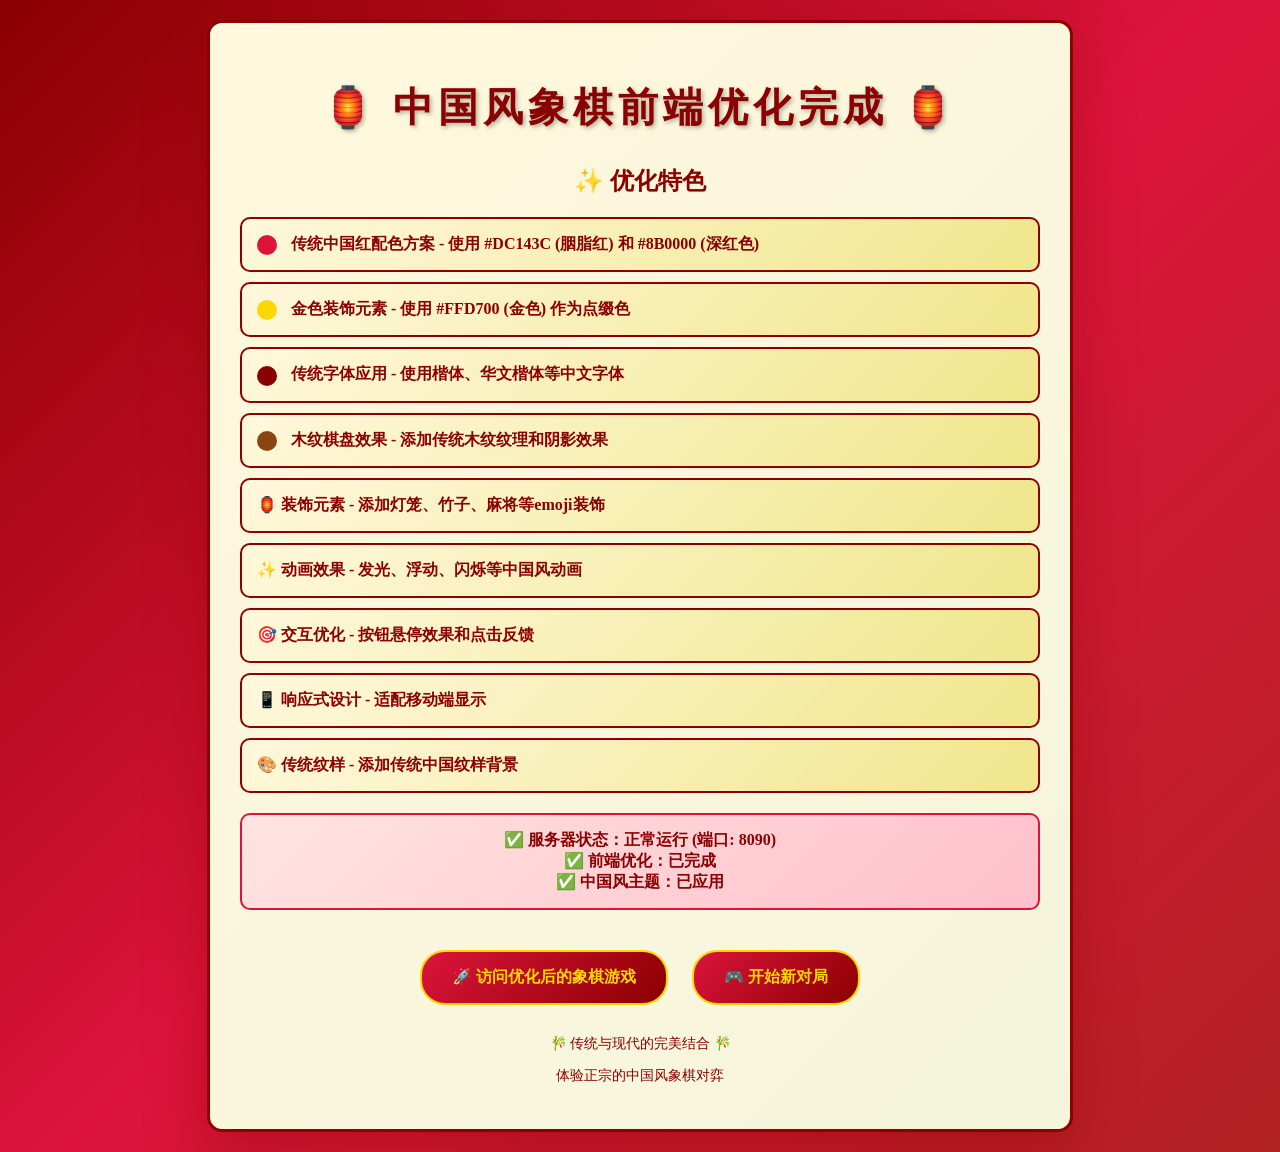
<file: frontend_optimization_demo.html>
<!DOCTYPE html>
<html lang="zh-CN">
<head>
    <meta charset="UTF-8">
    <meta name="viewport" content="width=device-width, initial-scale=1.0">
    <title>中国风象棋前端优化测试</title>
    <style>
        body {
            font-family: 'STKaiti', 'KaiTi', 'SimKai', serif;
            background: linear-gradient(135deg, #8B0000 0%, #DC143C 50%, #B22222 100%);
            padding: 20px;
            margin: 0;
        }
        .test-container {
            max-width: 800px;
            margin: 0 auto;
            background: linear-gradient(135deg, #FFF8DC 0%, #F5F5DC 100%);
            border: 3px solid #8B0000;
            border-radius: 15px;
            padding: 30px;
            box-shadow: 0 20px 60px rgba(139, 0, 0, 0.4);
        }
        .test-title {
            text-align: center;
            color: #8B0000;
            font-size: 2.5em;
            font-weight: bold;
            text-shadow: 2px 2px 4px rgba(0, 0, 0, 0.3);
            margin-bottom: 30px;
            letter-spacing: 5px;
        }
        .feature-list {
            list-style: none;
            padding: 0;
        }
        .feature-list li {
            background: linear-gradient(135deg, #FFF8DC 0%, #F0E68C 100%);
            border: 2px solid #8B0000;
            border-radius: 10px;
            padding: 15px;
            margin: 10px 0;
            color: #8B0000;
            font-weight: bold;
            transition: all 0.3s ease;
        }
        .feature-list li:hover {
            transform: translateY(-3px);
            box-shadow: 0 8px 25px rgba(139, 0, 0, 0.3);
        }
        .color-sample {
            display: inline-block;
            width: 20px;
            height: 20px;
            border-radius: 50%;
            margin-right: 10px;
            vertical-align: middle;
        }
        .red { background: #DC143C; }
        .gold { background: #FFD700; }
        .dark-red { background: #8B0000; }
        .brown { background: #8B4513; }
        .status {
            text-align: center;
            margin-top: 20px;
            padding: 15px;
            background: linear-gradient(135deg, #FFE4E1 0%, #FFC0CB 100%);
            border: 2px solid #DC143C;
            border-radius: 10px;
            color: #8B0000;
            font-weight: bold;
        }
        .link-button {
            display: inline-block;
            padding: 15px 30px;
            background: linear-gradient(135deg, #DC143C 0%, #8B0000 100%);
            color: #FFD700;
            text-decoration: none;
            border-radius: 25px;
            font-weight: bold;
            margin: 10px;
            transition: all 0.3s ease;
            border: 2px solid #FFD700;
        }
        .link-button:hover {
            transform: translateY(-3px) scale(1.05);
            box-shadow: 0 10px 30px rgba(139, 0, 0, 0.6);
        }
    </style>
</head>
<body>
    <div class="test-container">
        <h1 class="test-title">🏮 中国风象棋前端优化完成 🏮</h1>
        
        <h2 style="color: #8B0000; text-align: center; margin-bottom: 20px;">✨ 优化特色</h2>
        
        <ul class="feature-list">
            <li>
                <span class="color-sample red"></span>
                传统中国红配色方案 - 使用 #DC143C (胭脂红) 和 #8B0000 (深红色)
            </li>
            <li>
                <span class="color-sample gold"></span>
                金色装饰元素 - 使用 #FFD700 (金色) 作为点缀色
            </li>
            <li>
                <span class="color-sample dark-red"></span>
                传统字体应用 - 使用楷体、华文楷体等中文字体
            </li>
            <li>
                <span class="color-sample brown"></span>
                木纹棋盘效果 - 添加传统木纹纹理和阴影效果
            </li>
            <li>🏮 装饰元素 - 添加灯笼、竹子、麻将等emoji装饰</li>
            <li>✨ 动画效果 - 发光、浮动、闪烁等中国风动画</li>
            <li>🎯 交互优化 - 按钮悬停效果和点击反馈</li>
            <li>📱 响应式设计 - 适配移动端显示</li>
            <li>🎨 传统纹样 - 添加传统中国纹样背景</li>
        </ul>
        
        <div class="status">
            ✅ 服务器状态：正常运行 (端口: 8090)<br>
            ✅ 前端优化：已完成<br>
            ✅ 中国风主题：已应用
        </div>
        
        <div style="text-align: center; margin-top: 30px;">
            <a href="http://localhost:8090" class="link-button" target="_blank">
                🚀 访问优化后的象棋游戏
            </a>
            <a href="http://localhost:8090" class="link-button" target="_blank">
                🎮 开始新对局
            </a>
        </div>
        
        <div style="text-align: center; margin-top: 20px; color: #8B0000; font-size: 14px;">
            <p>🎋 传统与现代的完美结合 🎋</p>
            <p>体验正宗的中国风象棋对弈</p>
        </div>
    </div>
</body>
</html>
</file>
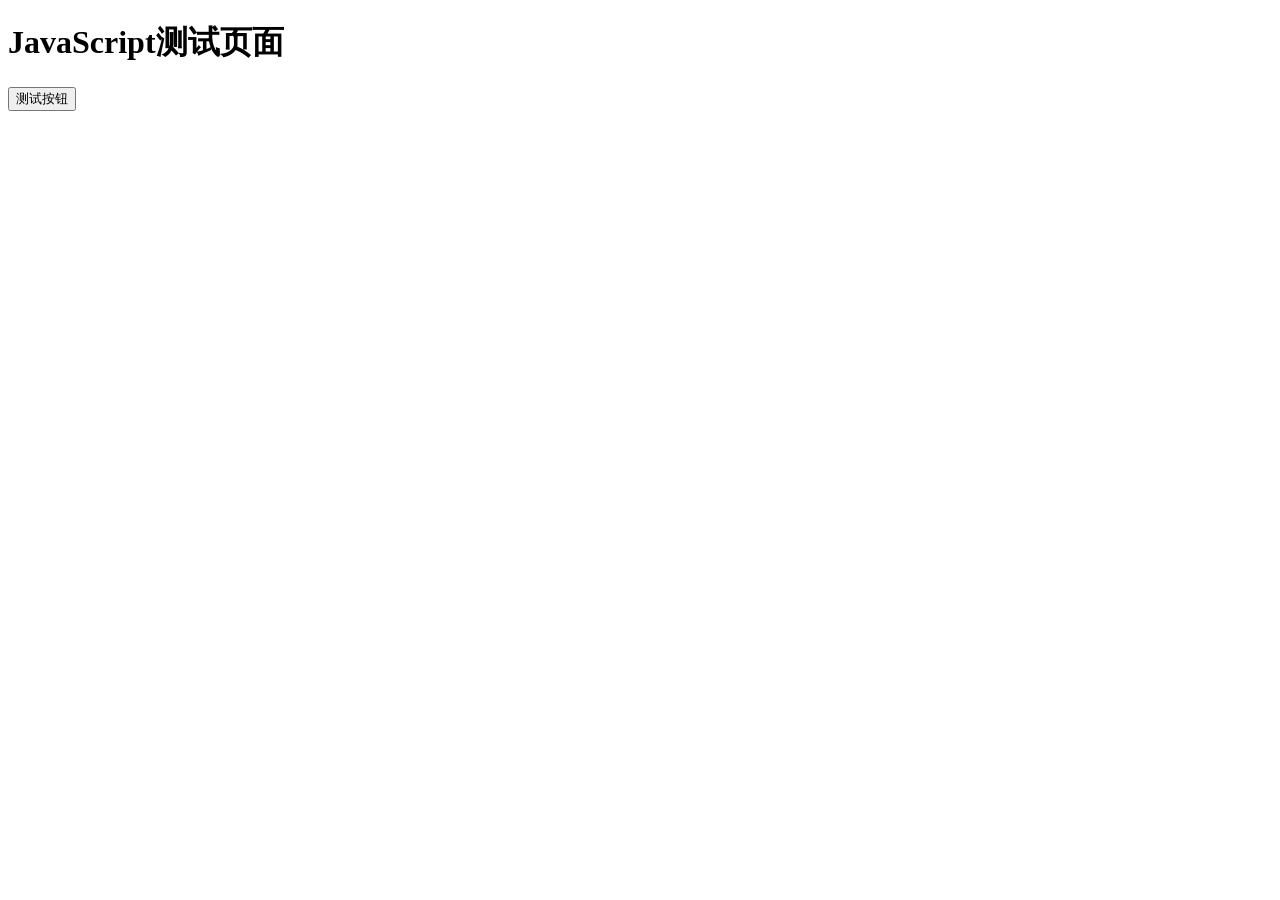
<file: test.html>
<!DOCTYPE html>
<html lang="zh-CN">
<head>
    <meta charset="UTF-8">
    <meta name="viewport" content="width=device-width, initial-scale=1.0">
    <title>JavaScript测试</title>
</head>
<body>
    <h1>JavaScript测试页面</h1>
    <button id="testBtn">测试按钮</button>
    <div id="result"></div>
    
    <script>
        document.addEventListener('DOMContentLoaded', () => {
            console.log('测试页面加载完成');
            const testBtn = document.getElementById('testBtn');
            const result = document.getElementById('result');
            
            if (testBtn) {
                testBtn.addEventListener('click', () => {
                    console.log('测试按钮被点击');
                    result.innerHTML = '按钮点击成功！JavaScript工作正常。';
                });
                console.log('测试按钮事件监听器已添加');
            }
        });
    </script>
</body>
</html>
</file>
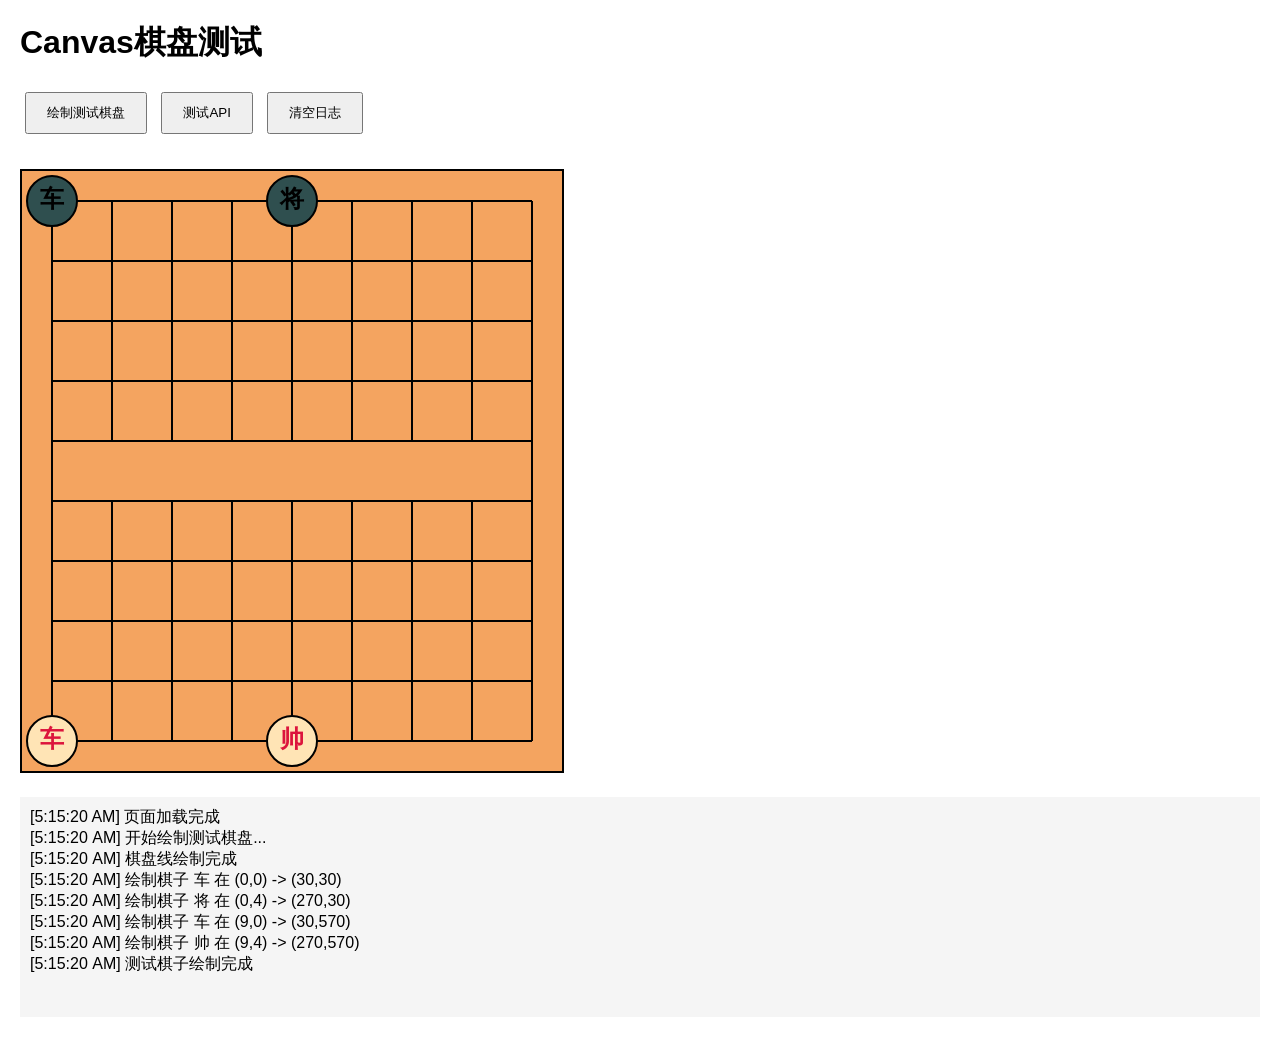
<file: test_canvas.html>
<!DOCTYPE html>
<html lang="zh-CN">
<head>
    <meta charset="UTF-8">
    <meta name="viewport" content="width=device-width, initial-scale=1.0">
    <title>Canvas棋盘测试</title>
    <style>
        body { font-family: Arial, sans-serif; margin: 20px; }
        #chessBoard { border: 2px solid #000; margin: 20px 0; }
        .controls { margin: 10px 0; }
        button { padding: 10px 20px; margin: 5px; }
        #log { background: #f5f5f5; padding: 10px; height: 200px; overflow-y: scroll; }
    </style>
</head>
<body>
    <h1>Canvas棋盘测试</h1>
    
    <div class="controls">
        <button onclick="drawTestBoard()">绘制测试棋盘</button>
        <button onclick="testAPI()">测试API</button>
        <button onclick="clearLog()">清空日志</button>
    </div>
    
    <canvas id="chessBoard" width="540" height="600"></canvas>
    
    <div id="log"></div>

    <script>
        const canvas = document.getElementById('chessBoard');
        const ctx = canvas.getContext('2d');
        
        const BOARD_PADDING = 30;
        const CELL_SIZE = 60;
        const PIECE_RADIUS = 25;
        
        let gameData = null;

        function log(message) {
            const logDiv = document.getElementById('log');
            const time = new Date().toLocaleTimeString();
            logDiv.innerHTML += `[${time}] ${message}<br>`;
            logDiv.scrollTop = logDiv.scrollHeight;
            console.log(message);
        }

        function clearLog() {
            document.getElementById('log').innerHTML = '';
        }

        function drawTestBoard() {
            log('开始绘制测试棋盘...');
            
            // 清空画布
            ctx.clearRect(0, 0, canvas.width, canvas.height);
            
            // 绘制背景
            ctx.fillStyle = '#F4A460';
            ctx.fillRect(0, 0, canvas.width, canvas.height);
            
            // 绘制棋盘线
            ctx.strokeStyle = '#000';
            ctx.lineWidth = 2;
            
            // 横线
            for (let i = 0; i < 10; i++) {
                ctx.beginPath();
                ctx.moveTo(BOARD_PADDING, BOARD_PADDING + i * CELL_SIZE);
                ctx.lineTo(BOARD_PADDING + 8 * CELL_SIZE, BOARD_PADDING + i * CELL_SIZE);
                ctx.stroke();
            }
            
            // 竖线
            for (let i = 0; i < 9; i++) {
                ctx.beginPath();
                ctx.moveTo(BOARD_PADDING + i * CELL_SIZE, BOARD_PADDING);
                if (i === 0 || i === 8) {
                    ctx.lineTo(BOARD_PADDING + i * CELL_SIZE, BOARD_PADDING + 9 * CELL_SIZE);
                } else {
                    ctx.lineTo(BOARD_PADDING + i * CELL_SIZE, BOARD_PADDING + 4 * CELL_SIZE);
                    ctx.moveTo(BOARD_PADDING + i * CELL_SIZE, BOARD_PADDING + 5 * CELL_SIZE);
                    ctx.lineTo(BOARD_PADDING + i * CELL_SIZE, BOARD_PADDING + 9 * CELL_SIZE);
                }
                ctx.stroke();
            }
            
            log('棋盘线绘制完成');
            
            // 绘制测试棋子
            drawTestPiece(0, 0, '车', 2); // 黑车
            drawTestPiece(0, 4, '将', 2); // 黑将
            drawTestPiece(9, 0, '车', 1); // 红车
            drawTestPiece(9, 4, '帅', 1); // 红帅
            
            log('测试棋子绘制完成');
        }

        function drawTestPiece(row, col, name, color) {
            const x = BOARD_PADDING + col * CELL_SIZE;
            const y = BOARD_PADDING + row * CELL_SIZE;
            
            log(`绘制棋子 ${name} 在 (${row},${col}) -> (${x},${y})`);
            
            // 绘制棋子圆形
            ctx.beginPath();
            ctx.arc(x, y, PIECE_RADIUS, 0, 2 * Math.PI);
            ctx.fillStyle = color === 1 ? '#FFE4B5' : '#2F4F4F';
            ctx.fill();
            ctx.strokeStyle = '#000';
            ctx.lineWidth = 2;
            ctx.stroke();
            
            // 绘制棋子文字
            ctx.font = 'bold 24px SimHei';
            ctx.fillStyle = color === 1 ? '#DC143C' : '#000';
            ctx.textAlign = 'center';
            ctx.textBaseline = 'middle';
            ctx.fillText(name, x, y);
        }

        async function testAPI() {
            try {
                log('测试API创建游戏...');
                const response = await fetch('/api/game/new', {
                    method: 'POST',
                    headers: { 'Content-Type': 'application/json' },
                    body: JSON.stringify({ playerColor: 1 })
                });
                
                const result = await response.json();
                if (result.success) {
                    gameData = result.data;
                    log('游戏创建成功: ' + gameData.id);
                    drawRealBoard();
                } else {
                    log('游戏创建失败: ' + result.error);
                }
            } catch (error) {
                log('API测试失败: ' + error.message);
            }
        }

        function drawRealBoard() {
            if (!gameData) {
                log('没有游戏数据');
                return;
            }
            
            log('开始绘制真实棋盘...');
            
            // 清空画布并绘制棋盘
            drawTestBoard();
            
            // 绘制真实棋子
            const board = gameData.board;
            let pieceCount = 0;
            
            for (let row = 0; row < 10; row++) {
                for (let col = 0; col < 9; col++) {
                    const piece = board[row][col];
                    if (piece.type !== 0) {
                        drawTestPiece(row, col, piece.name, piece.color);
                        pieceCount++;
                    }
                }
            }
            
            log(`绘制了 ${pieceCount} 个真实棋子`);
        }

        // 添加点击事件测试
        canvas.addEventListener('click', function(event) {
            const rect = canvas.getBoundingClientRect();
            const x = event.clientX - rect.left;
            const y = event.clientY - rect.top;
            
            const col = Math.round((x - BOARD_PADDING) / CELL_SIZE);
            const row = Math.round((y - BOARD_PADDING) / CELL_SIZE);
            
            log(`点击坐标: 像素(${x.toFixed(1)}, ${y.toFixed(1)}) -> 棋盘(${row}, ${col})`);
            
            if (gameData && row >= 0 && row < 10 && col >= 0 && col < 9) {
                const piece = gameData.board[row][col];
                log(`点击的棋子: ${piece.name || '空'} (type: ${piece.type}, color: ${piece.color})`);
            }
        });

        // 页面加载时绘制测试棋盘
        window.onload = function() {
            log('页面加载完成');
            drawTestBoard();
        };
    </script>
</body>
</html>
</file>
